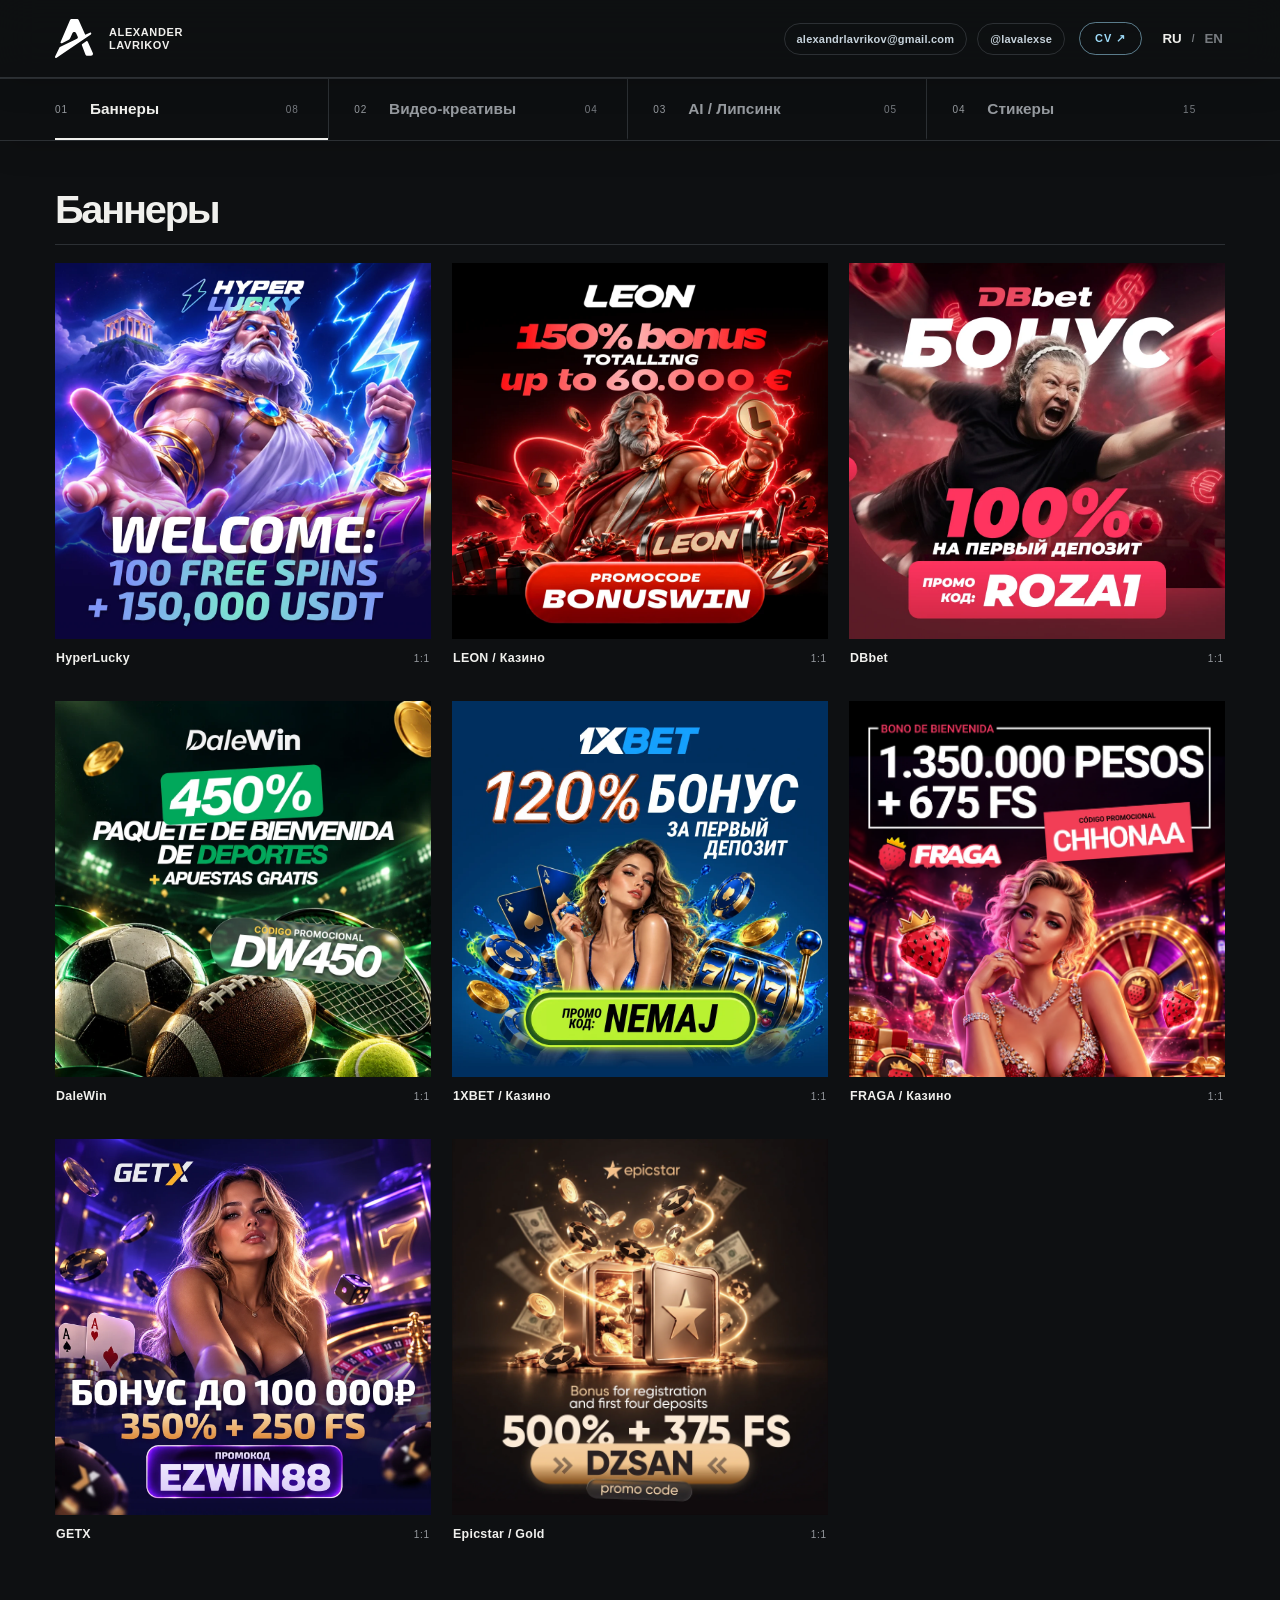
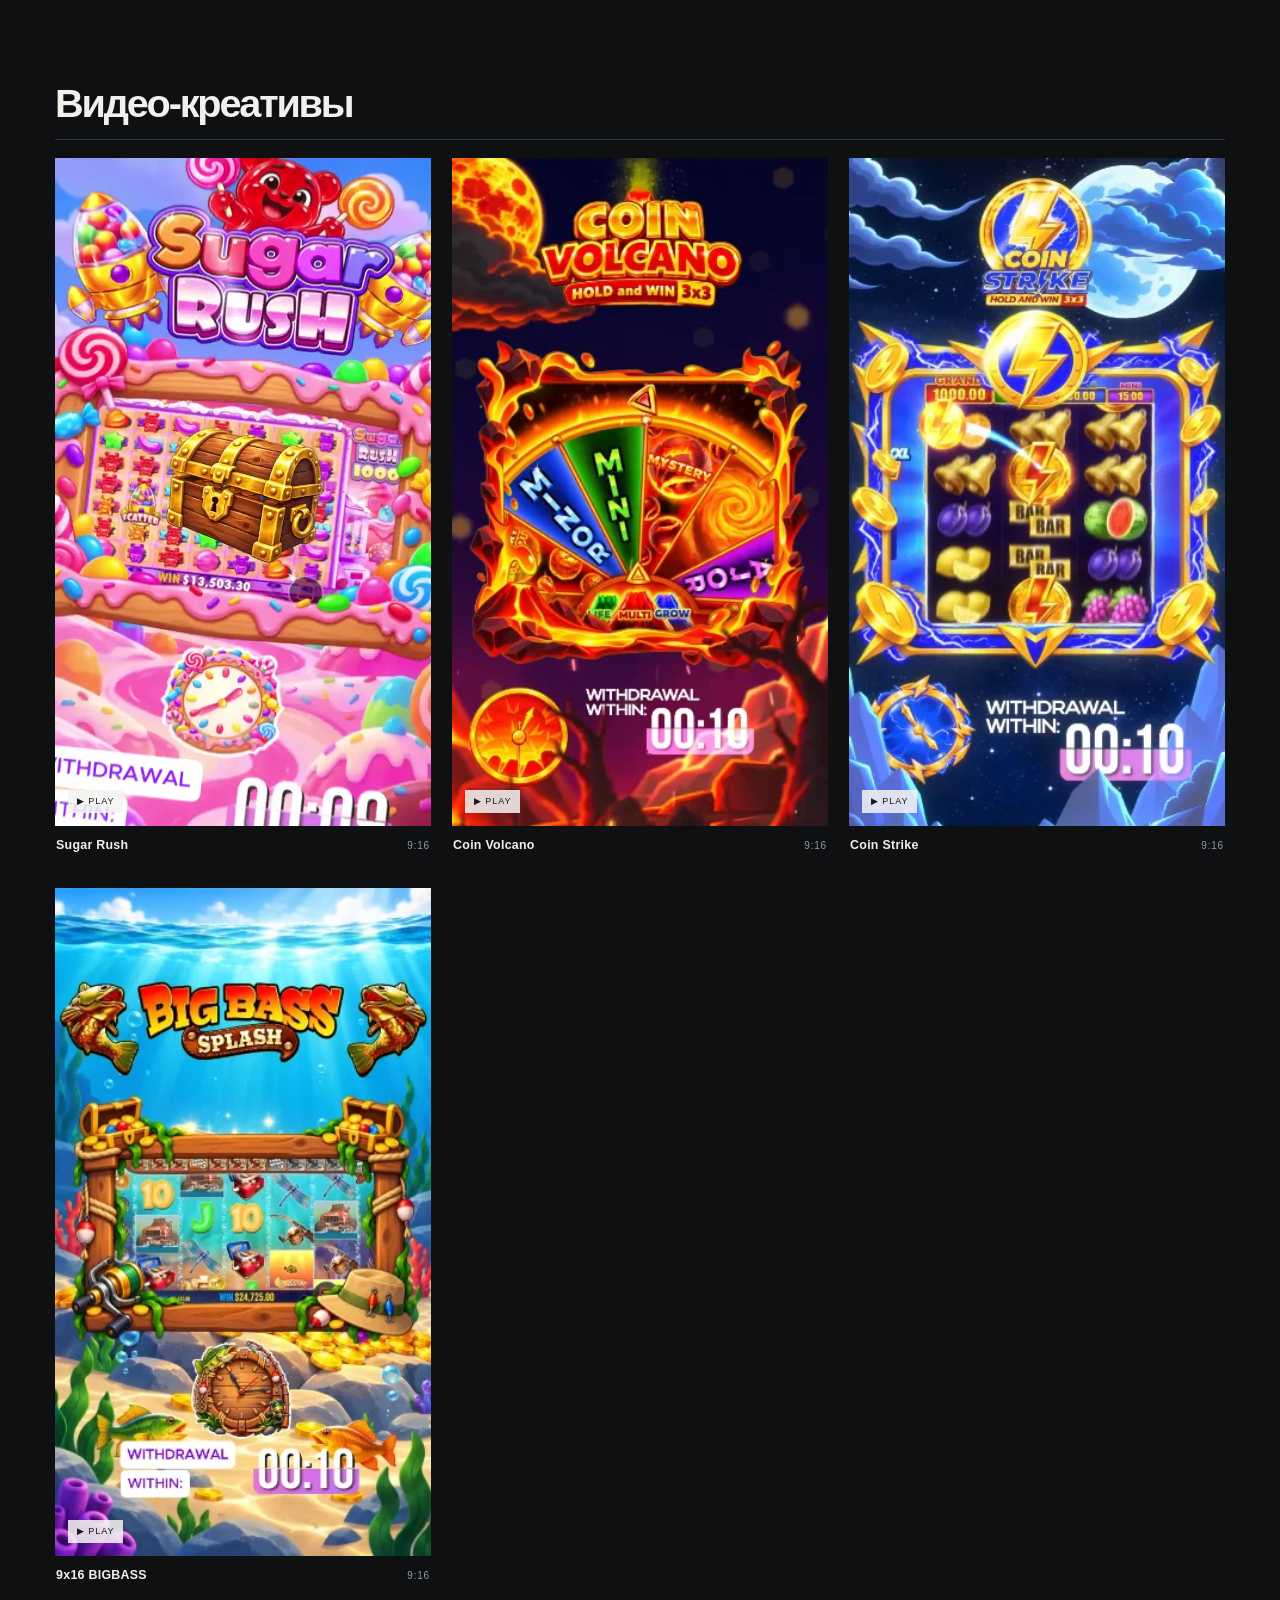
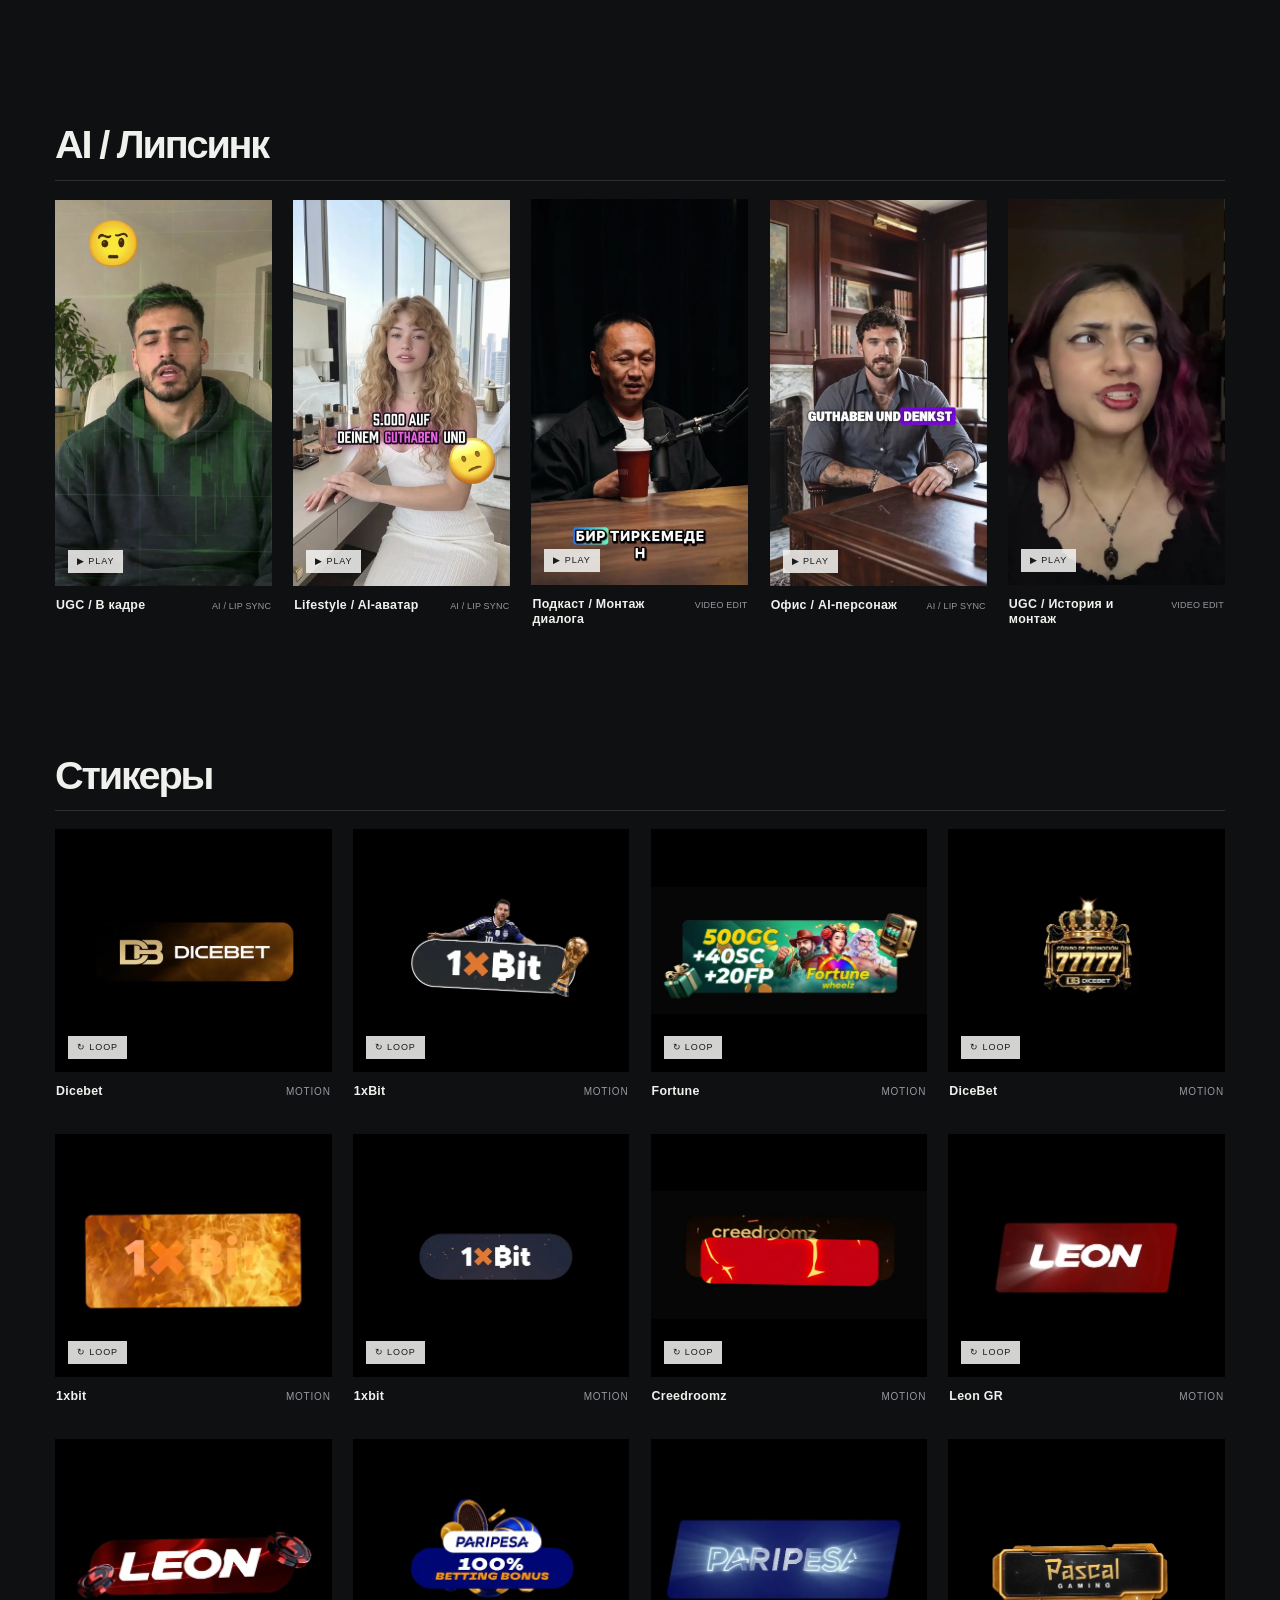
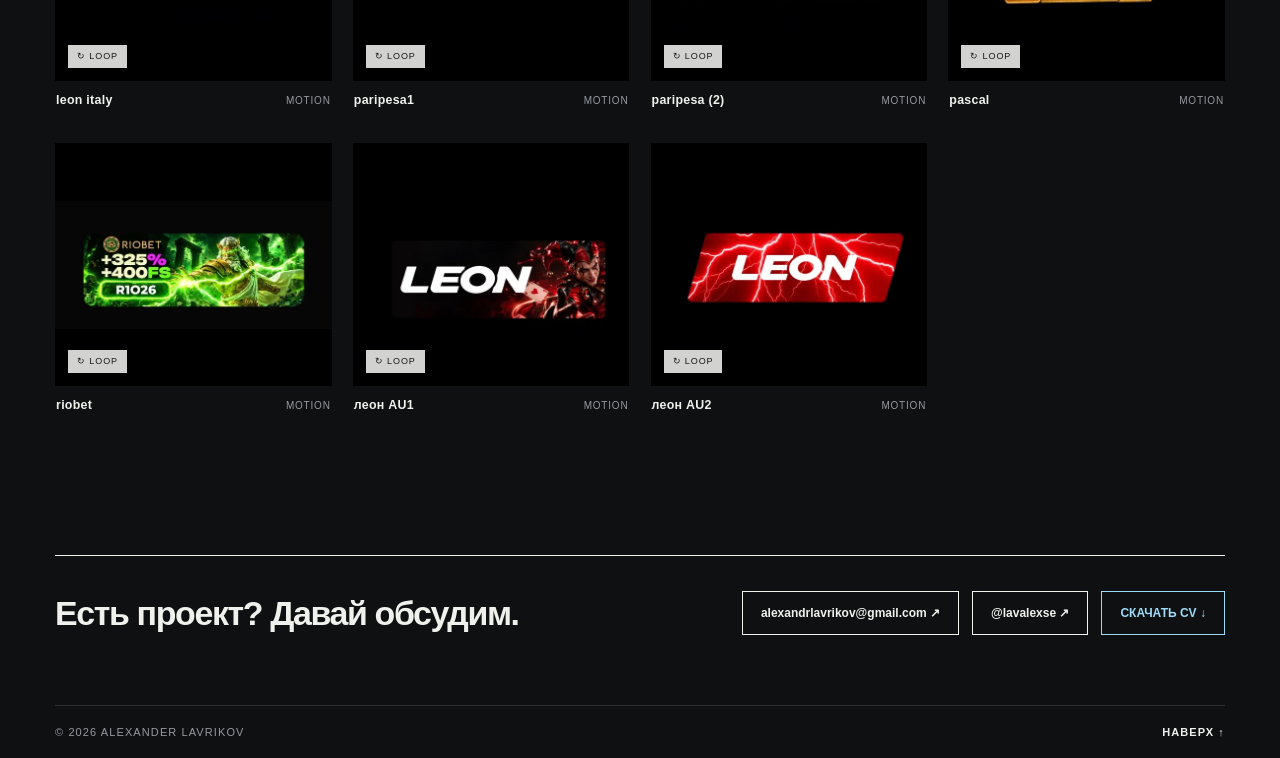
<file: index.html>
<!doctype html>
<html lang="ru">
<head>
  <meta charset="UTF-8" />
  <meta name="viewport" content="width=device-width, initial-scale=1" />
  <meta name="theme-color" content="#0e1012" />
  <meta name="description" content="Alexander Lavrikov — selected banners, motion creatives, AI avatars, lip sync videos and animated stickers. Creative portfolio." />
  <meta property="og:title" content="Alexander Lavrikov — Selected Work" />
  <meta property="og:description" content="Banners. Video creatives. AI avatars and lip sync. Motion stickers." />
  <title>Alexander Lavrikov — Selected Work</title>
  <link rel="icon" type="image/png" href="favicon.png" />
  <link rel="apple-touch-icon" href="favicon.png" />
  <link rel="stylesheet" href="styles.css" />
  <script defer src="projects-data.js"></script>
  <script defer src="script.js"></script>
</head>
<body class="dark-theme">
  <header class="site-header" id="top">
    <a class="identity" href="#top" aria-label="Alexander Lavrikov, Home">
      <img class="identity-logo" src="logo.svg" alt="" width="38" height="40" />
      <span class="identity-name">ALEXANDER<br>LAVRIKOV</span>
    </a>
    <div class="header-right">
      <div class="header-contacts" id="headerContacts" aria-label="Contacts"></div>
      <a class="header-cv" id="headerCv" href="assets/cv/Lavrikov_CV.pdf" target="_blank" rel="noopener" data-i18n="viewCV">CV ↗</a>
      <div class="language-select" role="group" aria-label="Language / Язык">
        <button class="lang-btn" type="button" data-lang="ru" aria-pressed="true">RU</button>
        <span class="lang-divide" aria-hidden="true">/</span>
        <button class="lang-btn" type="button" data-lang="en" aria-pressed="false">EN</button>
      </div>
    </div>
  </header>

  <main>
    <nav class="collection-nav shell" aria-label="Portfolio galleries">
      <a class="collection-link is-active" href="#banners" data-nav="banners"><span class="collection-index">01</span><span data-i18n="tabBanners">Баннеры</span><span class="collection-qty">09</span></a>
      <a class="collection-link" href="#videos" data-nav="videos"><span class="collection-index">02</span><span data-i18n="tabVideos">Видео-креативы</span><span class="collection-qty">03</span></a>
      <a class="collection-link" href="#avatars" data-nav="avatars"><span class="collection-index">03</span><span data-i18n="tabAvatars">AI / Липсинк</span><span class="collection-qty">05</span></a>
      <a class="collection-link" href="#stickers" data-nav="stickers"><span class="collection-index">04</span><span data-i18n="tabStickers">Стикеры</span><span class="collection-qty">08</span></a>
    </nav>

    <section class="gallery-section shell" id="banners" aria-labelledby="bannersHeading">
      <div class="section-head"><div><span class="section-index">01 / 04</span><h2 id="bannersHeading" data-i18n="tabBanners">Баннеры</h2></div><span class="section-type" data-i18n="bannersSub">ГРАФИЧЕСКИЕ КРЕАТИВЫ · 1:1</span></div>
      <div class="media-grid banner-grid" id="bannerGrid"></div>
    </section>

    <section class="gallery-section shell" id="videos" aria-labelledby="videosHeading">
      <div class="section-head"><div><span class="section-index">02 / 04</span><h2 id="videosHeading" data-i18n="tabVideos">Видео-креативы</h2></div><span class="section-type" data-i18n="videosSub">ВЕРТИКАЛЬНАЯ ВИДЕОРЕКЛАМА · 9:16</span></div>
      <div class="media-grid video-grid" id="videoGrid"></div>
    </section>

    <section class="gallery-section shell" id="avatars" aria-labelledby="avatarsHeading">
      <div class="section-head"><div><span class="section-index">03 / 04</span><h2 id="avatarsHeading" data-i18n="tabAvatars">AI / Липсинк</h2></div><span class="section-type" data-i18n="avatarsSub">AI-АВАТАРЫ · ЛИПСИНК · ВИДЕОМОНТАЖ</span></div>
      <div class="media-grid avatar-grid" id="avatarGrid"></div>
    </section>

    <section class="gallery-section shell" id="stickers" aria-labelledby="stickersHeading">
      <div class="section-head"><div><span class="section-index">04 / 04</span><h2 id="stickersHeading" data-i18n="tabStickers">Стикеры</h2></div><span class="section-type" data-i18n="stickersSub">АНИМИРОВАННЫЕ БРЕНДОВЫЕ АССЕТЫ</span></div>
      <div class="media-grid sticker-grid" id="stickerGrid"></div>
    </section>

    <footer class="site-footer shell" id="contact">
      <div class="footer-top"><span data-i18n="footerHello">Есть проект? Давай обсудим.</span><div id="contactLinks" class="contact-links"></div></div>
      <div class="footer-bottom"><span>© <span id="year">2026</span> ALEXANDER LAVRIKOV</span><a href="#top" data-i18n="backTop">НАВЕРХ ↑</a></div>
    </footer>
  </main>

  <div class="lightbox" id="lightbox" role="dialog" aria-modal="true" aria-label="Gallery viewer" hidden>
    <div class="lightbox-head"><span class="lightbox-counter" id="lightboxCounter">01 / 09</span><button class="lightbox-close" type="button" id="closeLightbox" aria-label="Close"><span data-i18n="close">Закрыть</span><span class="x-icon" aria-hidden="true">×</span></button></div>
    <button class="lightbox-arrow lightbox-prev" id="prevMedia" type="button" aria-label="Previous">←</button>
    <div class="lightbox-view" id="lightboxView"></div>
    <button class="lightbox-arrow lightbox-next" id="nextMedia" type="button" aria-label="Next">→</button>
    <div class="lightbox-foot"><span id="lightboxTitle"></span><span id="lightboxCategory"></span></div>
  </div>
</body>
</html>
</file>
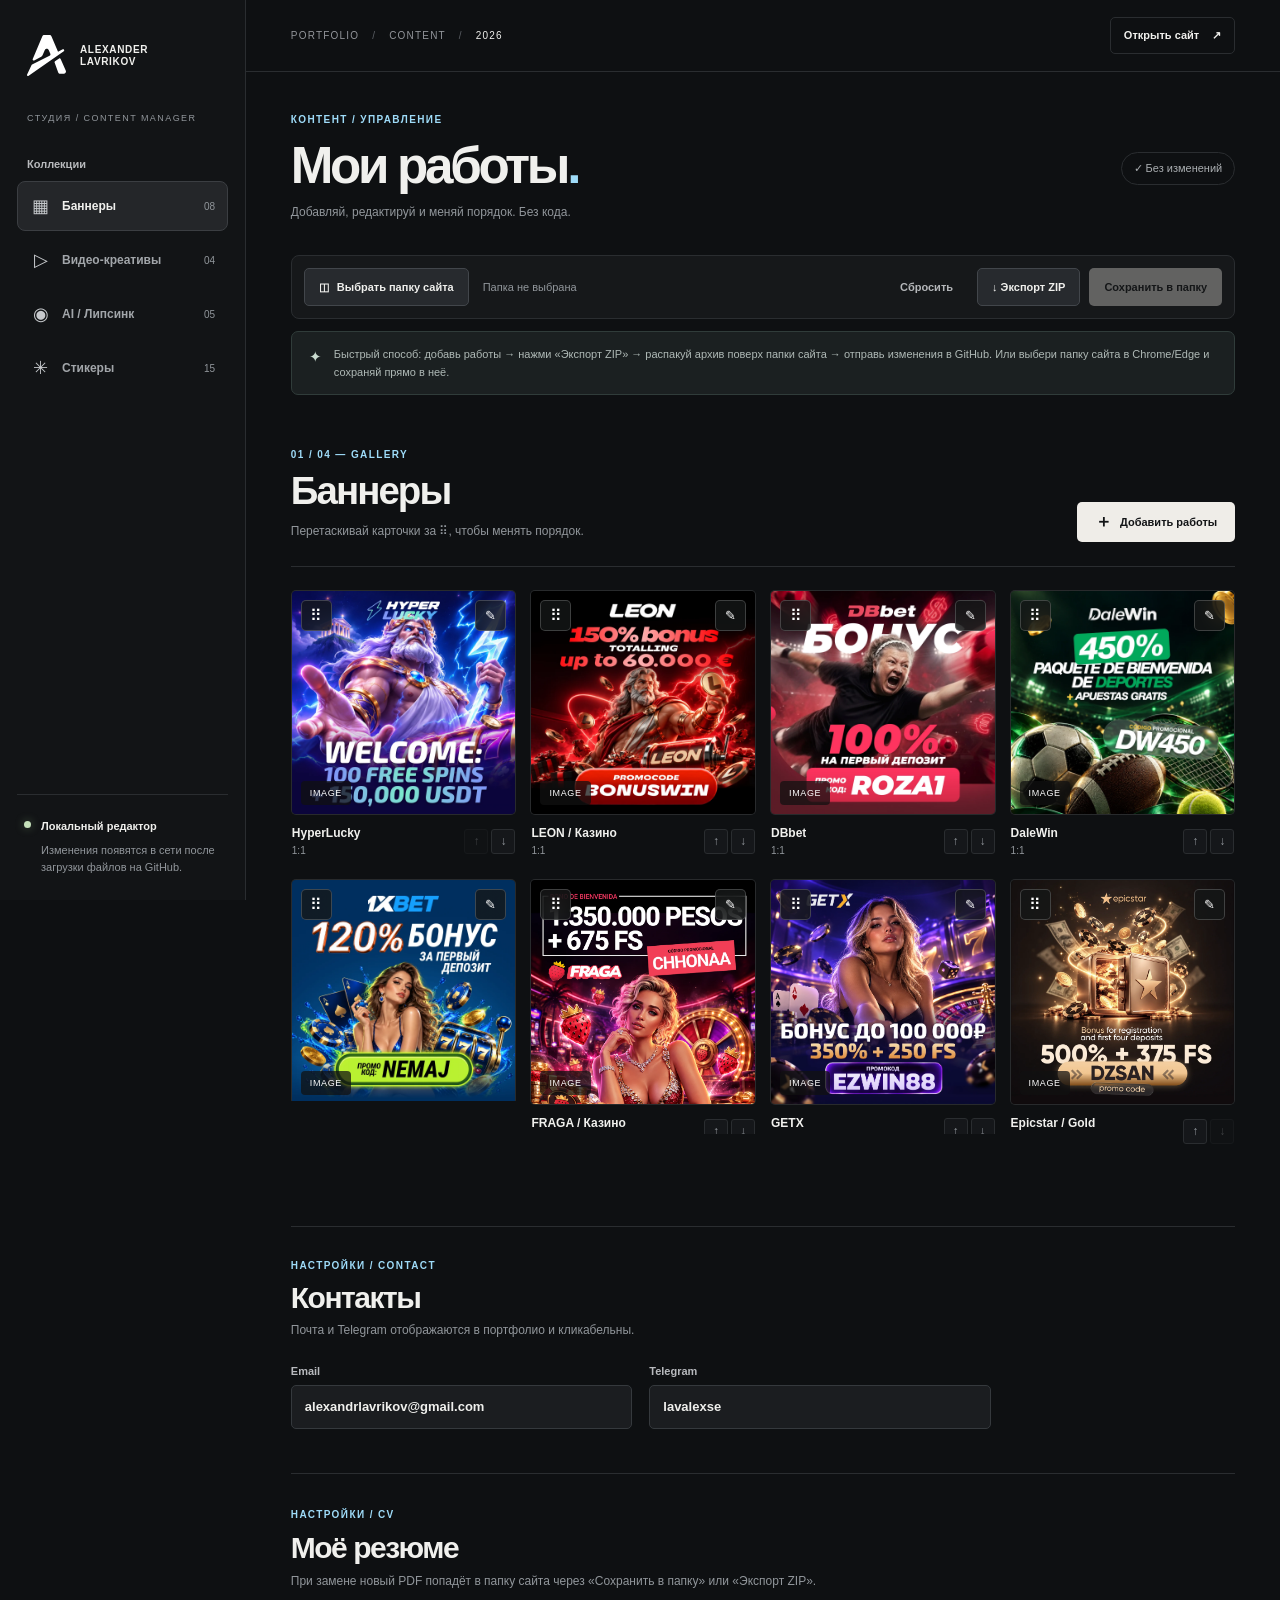
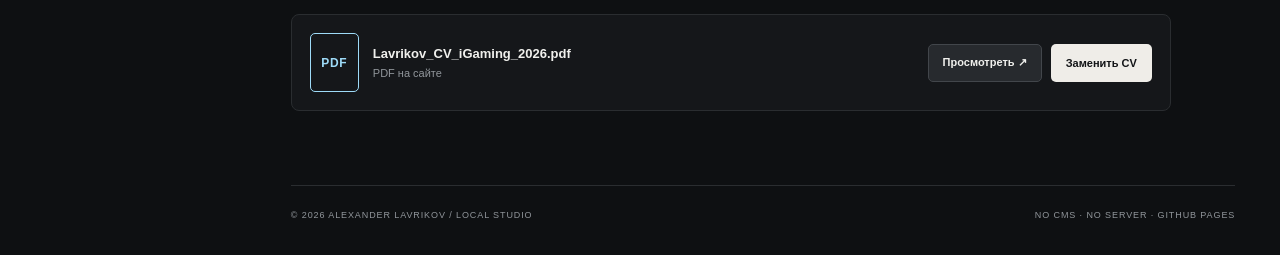
<file: admin.html>
<!doctype html>
<html lang="ru">
<head>
  <meta charset="UTF-8" />
  <meta name="viewport" content="width=device-width, initial-scale=1" />
  <meta name="theme-color" content="#0e1012" />
  <title>Studio / Управление портфолио — Alexander Lavrikov</title>
  <link rel="icon" type="image/png" href="favicon.png" />
  <link rel="stylesheet" href="admin.css" />
  <script defer src="projects-data.js"></script>
  <script defer src="zip-pack.js"></script>
  <script defer src="admin.js"></script>
</head>
<body>
<div class="admin-app">
  <aside class="sidebar">
    <a class="admin-brand" href="index.html" aria-label="Открыть портфолио"><img class="brand-logo" src="logo.svg" alt="" width="39" height="41" /><span class="brand-wordmark">ALEXANDER<br>LAVRIKOV</span></a>
    <div class="sidebar-label">СТУДИЯ / CONTENT MANAGER</div>
    <div class="side-heading">Коллекции</div>
    <nav class="gallery-tabs" id="galleryTabs" aria-label="Галереи">
      <button type="button" class="gallery-tab active" data-tab="banners"><span class="tab-icon">▦</span><span>Баннеры</span><b data-qty="banners">09</b></button>
      <button type="button" class="gallery-tab" data-tab="videos"><span class="tab-icon">▷</span><span>Видео-креативы</span><b data-qty="videos">03</b></button>
      <button type="button" class="gallery-tab" data-tab="avatars"><span class="tab-icon">◉</span><span>AI / Липсинк</span><b data-qty="avatars">05</b></button>
      <button type="button" class="gallery-tab" data-tab="stickers"><span class="tab-icon">✳</span><span>Стикеры</span><b data-qty="stickers">08</b></button>
    </nav>
    <div class="sidebar-bottom"><span class="status-lamp"></span><div><strong>Локальный редактор</strong><p>Изменения появятся в сети после загрузки файлов на GitHub.</p></div></div>
  </aside>
  <main class="workspace">
    <div class="topbar">
      <div class="breadcrumb">PORTFOLIO <span>/</span> CONTENT <span>/</span> <strong>2026</strong></div>
      <a class="site-link" href="index.html" target="_blank" rel="noopener">Открыть сайт <span>↗</span></a>
    </div>
    <section class="main-content">
      <div class="page-title-row">
        <div><div class="overline">КОНТЕНТ / УПРАВЛЕНИЕ</div><h1>Мои работы<span>.</span></h1><p class="subhead">Добавляй, редактируй и меняй порядок. Без кода.</p></div>
        <span id="changesStatus" class="changes-status">Без изменений</span>
      </div>
      <div class="actionbar">
        <div class="actionbar-left"><button id="openFolder" class="button button-secondary" type="button">◫ <span>Выбрать папку сайта</span></button><span id="folderState" class="folder-state">Папка не выбрана</span></div>
        <div class="actionbar-right"><button id="resetChanges" class="button button-quiet" type="button">Сбросить</button><button id="exportZip" class="button button-secondary" type="button">↓ Экспорт ZIP</button><button id="saveFolder" class="button button-primary" type="button" disabled>Сохранить в папку</button></div>
      </div>
      <div class="helper-strip"><span class="helper-spark">✦</span><span>Быстрый способ: добавь работы → нажми «Экспорт ZIP» → распакуй архив поверх папки сайта → отправь изменения в GitHub. Или выбери папку сайта в Chrome/Edge и сохраняй прямо в неё.</span></div>
      <section class="collection-editor" aria-labelledby="collectionHeading">
        <div class="collection-heading"><div><div class="section-overline" id="sectionOverline">01 / 04 — GALLERY</div><h2 id="collectionHeading">Баннеры</h2><p id="collectionHelp">Перетаскивай карточки за ⠿, чтобы менять порядок.</p></div><div><button class="button button-primary add-button" id="addMedia" type="button"><span>＋</span> Добавить работы</button><input id="filePicker" type="file" accept="image/jpeg,image/png,image/webp,image/avif,video/mp4,video/webm,.mp4,.webm" multiple hidden /></div></div>
        <div id="editorGrid" class="editor-grid" aria-live="polite"></div>
      </section>
      <section class="contact-editor" aria-labelledby="contactHeading">
        <div class="section-overline">НАСТРОЙКИ / CONTACT</div>
        <h2 id="contactHeading">Контакты</h2>
        <p>Почта и Telegram отображаются в портфолио и кликабельны.</p>
        <div class="contact-fields">
          <label>Email<input id="contactEmail" type="email" placeholder="you@example.com" autocomplete="off" /></label>
          <label>Telegram<input id="contactTelegram" type="text" placeholder="username (без @)" autocomplete="off" /></label>
        </div>
      </section>
      <section class="cv-editor" aria-labelledby="cvHeading">
        <div class="section-overline">НАСТРОЙКИ / CV</div>
        <h2 id="cvHeading">Моё резюме</h2>
        <p>При замене новый PDF попадёт в папку сайта через «Сохранить в папку» или «Экспорт ZIP».</p>
        <div class="cv-editor-row">
          <div class="cv-file-info"><span class="cv-file-icon">PDF</span><div><strong id="cvFileName">Lavrikov_CV.pdf</strong><small id="cvFileStatus">Текущее резюме на сайте</small></div></div>
          <div class="cv-editor-actions">
            <a id="cvView" class="button button-secondary" target="_blank" rel="noopener" href="assets/cv/Lavrikov_CV.pdf">Просмотреть ↗</a>
            <button id="cvReplaceButton" class="button button-primary" type="button">Заменить CV</button>
          </div>
        </div>
        <input id="cvFileInput" type="file" accept=".pdf,application/pdf" hidden />
      </section>
      <footer class="admin-footer"><span>© 2026 ALEXANDER LAVRIKOV / LOCAL STUDIO</span><span>NO CMS · NO SERVER · GITHUB PAGES</span></footer>
    </section>
  </main>
</div>
<dialog id="editDialog" class="edit-dialog" aria-labelledby="editTitle">
  <div class="dialog-head"><div><span class="section-overline">WORK / EDITOR</span><h2 id="editTitle">Редактировать работу</h2></div><button type="button" id="closeEdit" class="close-edit" aria-label="Закрыть">×</button></div>
  <form id="editForm">
    <div class="edit-preview" id="editPreview"></div>
    <div class="form-fields">
      <label>Название (RU)<input id="editRu" name="ru" required maxlength="130" /></label>
      <label>Title (EN)<input id="editEn" name="en" required maxlength="130" /></label>
      <div class="field-pair"><label>Галерея<select id="editGallery" name="gallery"><option value="banners">Баннеры</option><option value="videos">Видео-креативы</option><option value="avatars">AI / Липсинк</option><option value="stickers">Стикеры</option></select></label><label>Тег / формат<input id="editTag" name="tag" placeholder="9:16 / AI VIDEO / MOTION" maxlength="40" /></label></div>
      <label class="file-control">Заменить файл изображения / видео <input id="editReplaceFile" type="file" accept="image/jpeg,image/png,image/webp,image/avif,video/mp4,video/webm,.mp4,.webm" /></label>
      <label class="file-control">Своя обложка видео (необязательно) <input id="editPosterFile" type="file" accept="image/*" /></label>
      <label class="file-control">Короткое видео для hover (необязательно) <input id="editPreviewFile" type="file" accept="video/mp4,video/webm,.mp4,.webm" /></label>
    </div>
    <div class="dialog-actions"><button id="deleteEdit" class="button button-danger" type="button">Удалить работу</button><div class="dialog-right"><button id="cancelEdit" class="button button-secondary" type="button">Отмена</button><button class="button button-primary" type="submit">Сохранить изменения</button></div></div>
  </form>
</dialog>
<div class="toast" id="toast" role="status" aria-live="polite"></div>
</body>
</html>
</file>
<file: styles.css>
:root{
  --paper:#0e1012;--ink:#f0f0ed;--muted:#969a9f;--rule:#2c3034;--accent:#9edbf8;--dark:#08090b;
  --shell:1480px;--side:clamp(20px,4.3vw,72px);--header:78px;
}
*{box-sizing:border-box}
html{scroll-behavior:smooth;scroll-padding-top:140px}
body{margin:0;background:var(--paper);color:var(--ink);font-family:Arial,Helvetica,sans-serif;-webkit-font-smoothing:antialiased}
button,a{-webkit-tap-highlight-color:transparent}
button{font-family:inherit}
a{color:inherit;text-decoration:none}
button:focus-visible,a:focus-visible{outline:2px solid var(--accent);outline-offset:4px}
.shell{max-width:var(--shell);padding-inline:var(--side);margin-inline:auto}
.site-header{height:var(--header);padding:0 var(--side);display:flex;justify-content:space-between;align-items:center;border-bottom:1px solid var(--rule);background:rgba(14,16,18,.94);position:sticky;top:0;z-index:40;backdrop-filter:blur(18px)}
.identity{display:flex;align-items:center;gap:16px;min-width:0}
.identity-mark{font-size:38px;font-weight:800;letter-spacing:-.105em;line-height:.8;display:inline-block;padding-right:5px}
.identity-logo{width:38px;height:40px;display:block;flex:0 0 auto;object-fit:contain}
.identity-slash{color:var(--accent);padding-inline:1px}
.identity-period{color:var(--accent)}
.identity-name{font-weight:800;font-size:11px;letter-spacing:.055em;line-height:1.13}
.header-right{display:flex;align-items:center;gap:clamp(22px,3.2vw,58px)}
.header-subline{font-size:10px;color:var(--muted);letter-spacing:.13em;white-space:nowrap}
.language-select{display:flex;align-items:center;gap:8px;font-size:12px;font-weight:700}
.lang-btn{border:0;background:transparent;cursor:pointer;font-weight:700;color:#777b80;padding:8px 2px;transition:color .2s ease}
.lang-btn[aria-pressed="true"],.lang-btn:hover{color:var(--ink)}
.lang-divide{color:#777b80;font-size:10px}
.intro{padding-top:clamp(27px,3vw,46px);padding-bottom:clamp(25px,3vw,42px);display:flex;align-items:flex-end;justify-content:space-between;gap:32px}
.intro-left{max-width:920px}
.eyebrow,.section-index,.intro-right,.section-type,.collection-index,.collection-qty,.card-meta,.footer-bottom,.lightbox-counter,.lightbox-foot{font-size:11px;letter-spacing:.1em}
.eyebrow{display:flex;align-items:center;gap:9px;color:var(--muted);font-weight:700;margin-bottom:12px}
.tiny-dot{width:6px;height:6px;background:var(--accent);border-radius:100%}
.intro h1{font-size:clamp(35px,4.35vw,62px);line-height:1.035;font-weight:600;max-width:950px;letter-spacing:-.065em;margin:0}
.title-dot{color:var(--accent)}
.intro-right{color:var(--muted);display:flex;flex-direction:column;align-items:flex-end;gap:7px;text-align:right;white-space:nowrap;line-height:1.45}
.intro-right-line{font-weight:700;color:var(--ink)}
.collection-nav{display:flex;gap:0;border-top:1px solid var(--rule);border-bottom:1px solid var(--rule);margin-bottom:clamp(27px,3.8vw,55px);position:sticky;top:var(--header);z-index:30;background:rgba(14,16,18,.95);backdrop-filter:blur(14px)}
.collection-link{flex:1;min-width:0;display:flex;gap:clamp(10px,1.7vw,26px);align-items:center;justify-content:flex-start;padding:21px clamp(7px,2.25vw,30px) 20px 0;border-bottom:2px solid transparent;font-size:clamp(12px,1.2vw,17px);font-weight:650;white-space:nowrap;transition:color .2s,border-color .2s;color:#969a9f}
.collection-link + .collection-link{padding-left:clamp(14px,2vw,28px);border-left:1px solid var(--rule)}
.collection-link:hover,.collection-link.is-active{color:var(--ink);border-bottom-color:var(--ink)}
.collection-index{font-size:10px;color:var(--muted);font-weight:400}
.collection-qty{margin-left:auto;color:#777b80;font-weight:400;font-size:10px}
.gallery-section{scroll-margin-top:165px;margin-bottom:clamp(82px,10vw,160px)}
.section-head{display:flex;align-items:flex-end;justify-content:space-between;border-bottom:1px solid var(--rule);margin-bottom:22px;padding-bottom:20px;gap:12px}
.section-head>div{display:flex;align-items:baseline;gap:21px}
.section-index{color:var(--accent);font-weight:700;white-space:nowrap}
.section-head h2{font-size:clamp(31px,3.1vw,49px);font-weight:600;letter-spacing:-.055em;line-height:.97;margin:0}
.section-type{color:var(--muted);text-align:right;line-height:1.4}
.media-grid{display:grid;gap:clamp(13px,1.65vw,25px)}
.banner-grid,.video-grid{grid-template-columns:repeat(3,minmax(0,1fr))}
.avatar-grid{grid-template-columns:repeat(5,minmax(0,1fr))}
.sticker-grid{grid-template-columns:repeat(4,minmax(0,1fr))}
.media-card{padding:0;border:0;text-align:left;display:block;width:100%;min-width:0;background:transparent;color:var(--ink);cursor:pointer}
.media-card .visual{width:100%;position:relative;overflow:hidden;background:#1d2023;isolation:isolate;display:block}
.banner-card .visual{aspect-ratio:1}
.video-card .visual,.avatar-card .visual{aspect-ratio:9/16;background:#101010}
.sticker-card .visual{aspect-ratio:1.14;background:#101010}
.visual>img,.visual>video{width:100%;height:100%;display:block;object-fit:cover;transition:transform .6s cubic-bezier(.2,.75,.2,1),filter .3s ease}
.sticker-card .visual>video{object-fit:contain}
.sticker-card .visual>img{object-fit:contain}
.visual::after{content:"";position:absolute;inset:0;background:rgba(0,0,0,0);transition:background .3s;pointer-events:none}
.media-card:hover .visual::after{background:rgba(0,0,0,.07)}
.media-card:hover .visual>img,.media-card:hover .visual>video{transform:scale(1.027)}
.card-action{position:absolute;z-index:1;right:14px;top:14px;display:grid;place-items:center;width:34px;height:34px;background:#e8e8e3;color:#111;border-radius:50%;font-size:18px;line-height:1;opacity:0;transform:translateY(7px);transition:opacity .25s,transform .25s}
.media-card:hover .card-action,.media-card:focus-visible .card-action{opacity:1;transform:translateY(0)}
.video-card .card-action,.sticker-card .card-action{background:rgba(255,255,255,.94)}
.card-meta{display:flex;align-items:baseline;justify-content:space-between;gap:8px;padding:12px 1px 0;min-height:41px;letter-spacing:.025em}
.card-name{font-size:clamp(11px,.97vw,14px);font-weight:650;text-transform:none;line-height:1.25}
.card-format{font-size:10px;letter-spacing:.08em;color:var(--muted);white-space:nowrap}
.visual-badge{position:absolute;left:13px;bottom:13px;font-size:9px;letter-spacing:.1em;color:#fff;background:#000b;padding:7px 9px;pointer-events:none;line-height:1}
.video-card .visual-badge,.avatar-card .visual-badge{background:#f4f4f2dc;color:#18191a}
.sticker-card .visual-badge{background:#f4f4f2dc;color:#18191a}
.site-footer{margin-top:16px;margin-bottom:0}
.footer-top{padding:35px 0 70px;border-top:1px solid var(--ink);display:flex;align-items:center;justify-content:space-between;gap:25px;font-size:clamp(21px,2.65vw,39px);font-weight:600;letter-spacing:-.04em}
.contact-links{display:flex;gap:13px;align-items:center;flex-wrap:wrap;justify-content:flex-end}
.contact-links a{font-size:12px;letter-spacing:0;border:1px solid var(--ink);padding:14px 18px;font-weight:700;white-space:nowrap;transition:background .2s,color .2s}
.contact-links a:hover{background:var(--ink);color:var(--paper)}
.contact-placeholder{font-size:11px;letter-spacing:0;font-weight:400;color:var(--muted)}
.footer-bottom{padding:20px 0;border-top:1px solid var(--rule);display:flex;align-items:center;justify-content:space-between;color:var(--muted)}
.footer-bottom a{font-weight:700;color:var(--ink)}
.lightbox[hidden]{display:none}
.lightbox{position:fixed;z-index:200;inset:0;background:rgba(9,10,12,.985);display:grid;grid-template-columns:70px minmax(0,1fr) 70px;grid-template-rows:75px minmax(0,1fr) 65px;padding:0 clamp(15px,3vw,60px);animation:lightbox-in .16s ease-out}
@keyframes lightbox-in{from{opacity:0}to{opacity:1}}
.lightbox-head{grid-column:1 / 4;grid-row:1;display:flex;justify-content:space-between;align-items:center;border-bottom:1px solid var(--rule)}
.lightbox-counter{font-weight:700;color:var(--muted)}
.lightbox-close{background:transparent;border:0;cursor:pointer;display:flex;align-items:center;gap:15px;font-size:12px;font-weight:700;text-transform:uppercase;letter-spacing:.06em}
.x-icon{font-size:34px;font-weight:300;line-height:1}
.lightbox-view{grid-column:2;grid-row:2;min-width:0;min-height:0;display:flex;align-items:center;justify-content:center;padding:16px}
.lightbox-view img,.lightbox-view video{display:block;max-width:100%;max-height:100%;width:auto;height:auto;object-fit:contain;box-shadow:0 18px 58px #0008;background:#0c0c0c}
.lightbox-view img{max-height:calc(100dvh - 190px)}
.lightbox-view video{max-height:calc(100dvh - 190px);max-width:100%}
.lightbox-arrow{grid-row:2;background:transparent;border:0;cursor:pointer;font-size:29px;color:var(--ink);transition:transform .2s ease}
.lightbox-arrow:hover{transform:scale(1.15)}
.lightbox-prev{grid-column:1}.lightbox-next{grid-column:3}
.lightbox-foot{grid-column:1/4;grid-row:3;border-top:1px solid var(--rule);display:flex;justify-content:space-between;align-items:center;gap:12px;font-weight:600}
.lightbox-foot span:last-child{color:var(--muted);font-weight:400}
body.overlay-open{overflow:hidden}
@media(prefers-reduced-motion:reduce){html{scroll-behavior:auto}*{animation:none!important;transition:none!important}}
@media(max-width:950px){.intro-right{display:none}.sticker-grid,.avatar-grid{grid-template-columns:repeat(3,minmax(0,1fr))}.section-type{font-size:10px}.collection-qty{display:none}.gallery-section{margin-bottom:90px}}
@media(max-width:640px){
 :root{--header:65px;--side:18px}
 .site-header{padding-inline:var(--side)}.identity{gap:11px}.identity-mark{font-size:32px}.identity-name{font-size:9px}.header-subline{display:none}
 .intro{padding-top:26px;padding-bottom:28px}.intro h1{font-size:clamp(32px,8vw,45px);letter-spacing:-.057em;line-height:1.06}.eyebrow{font-size:10px;margin-bottom:12px}
 .collection-nav{top:var(--header);margin-bottom:33px;overflow-x:auto;overscroll-behavior-x:contain;scrollbar-width:none;scroll-snap-type:x proximity}
 .collection-nav::-webkit-scrollbar{display:none}
 .collection-link{flex:0 0 auto;scroll-snap-align:start;gap:3px;font-size:11px;padding:15px 18px 14px 0}.collection-link + .collection-link{padding-left:15px}.collection-index{display:none}
 .gallery-section{scroll-margin-top:130px;margin-bottom:76px}.section-head{padding-bottom:15px;margin-bottom:14px;align-items:flex-end}.section-head>div{gap:10px;align-items:baseline}.section-head h2{font-size:29px}.section-index{font-size:9px}.section-type{font-size:8px;max-width:120px}
 .media-grid{gap:13px 10px}.banner-grid,.video-grid,.sticker-grid,.avatar-grid{grid-template-columns:repeat(2,minmax(0,1fr))}
 .card-meta{padding-top:9px;min-height:39px;display:block}.card-name{font-size:11px;display:block;white-space:nowrap;overflow:hidden;text-overflow:ellipsis}.card-format{display:block;margin-top:3px;font-size:9px}
 .card-action{width:28px;height:28px;right:8px;top:8px;opacity:1;transform:none;font-size:14px}
 .visual-badge{left:7px;bottom:7px;font-size:8px;padding:5px 6px}
 .footer-top{display:block;padding-bottom:52px}.contact-links{justify-content:flex-start;margin-top:20px}.footer-bottom{font-size:9px}
 .lightbox{grid-template-columns:40px minmax(0,1fr) 40px;grid-template-rows:60px minmax(0,1fr) 65px;padding-inline:8px}.lightbox-view{padding:2px}.lightbox-view img,.lightbox-view video{max-height:calc(100dvh - 155px)}.lightbox-arrow{font-size:21px}.lightbox-foot{font-size:10px}
}

/* Keep AVATAR thumbnails photo-led; teaser videos play muted on desktop hover only. */
.avatar-card .visual{background:#111}
.avatar-card .visual>video{object-fit:cover}
.avatar-card .card-format{font-size:9px;letter-spacing:.02em}

/* V4 — gallery-first dark edition */
body{background:var(--paper);color:var(--ink)}
.site-header,.collection-nav{box-shadow:0 9px 30px rgba(0,0,0,.12)}
.banner-card .visual{background:#191b1e}
.video-card .visual,.avatar-card .visual{background:#121416}
/* Sticker preview stage: pure black letterboxing, not dark gray. */
.sticker-card .visual,.sticker-card .visual>video,.sticker-card .visual>img{background:#000}
.gallery-empty{color:var(--muted);font-size:13px;grid-column:1/-1;padding:45px 10px;border:1px dashed var(--rule)}
.site-footer .contact-links a:hover{color:#111}
.lightbox-close,.lightbox-arrow{color:var(--ink)}
.lightbox .lightbox-view{background:transparent}
.intro{padding-top:clamp(23px,2.8vw,39px);padding-bottom:clamp(25px,2.8vw,38px)}
.intro h1{font-size:clamp(33px,4vw,56px)}
@media (hover:hover){.media-card:not(.sticker-card):hover .visual{outline:1px solid #ffffff24;outline-offset:0}}

/* CV and contact details / V4 visual rhythm preserved. */
.header-cv{display:inline-flex;align-items:center;justify-content:center;border:1px solid #9edbf888;color:var(--accent);padding:9px 15px;font-size:11px;font-weight:750;letter-spacing:.09em;white-space:nowrap;transition:background .2s,color .2s,border-color .2s}
.header-cv:hover{background:var(--accent);color:#0e1012;border-color:var(--accent)}
.intro-contact{display:flex;align-items:center;gap:14px 22px;flex-wrap:wrap;margin-top:20px;font-size:12px;letter-spacing:0;font-weight:500}
.intro-contact a{color:#b8bdc3;border-bottom:1px solid #3b4146;padding-bottom:5px;white-space:nowrap;transition:color .2s,border-color .2s}
.intro-contact a:hover{color:var(--ink);border-color:var(--accent)}
.intro-contact .hero-cv{color:var(--accent);font-size:11px;font-weight:750;letter-spacing:.09em;border-color:var(--accent)}
.contact-links{max-width:760px}
.contact-links a{font-size:12px;letter-spacing:0;text-transform:none}
.contact-links .footer-cv{border-color:var(--accent);color:var(--accent)}
.contact-links .footer-cv:hover{background:var(--accent);color:#111}
@media(max-width:640px){.header-right{gap:13px}.header-cv{font-size:10px;padding:8px 10px}.intro-contact{gap:10px 16px;margin-top:17px;font-size:11px}.intro-contact a{white-space:normal;overflow-wrap:anywhere}.contact-links a{padding:11px 13px;font-size:11px}.contact-links{gap:8px}}

/* === Custom V4 hero / header refinement === */
.site-header{height:auto;min-height:78px;padding-block:14px;gap:14px 24px}
.header-right{margin-left:auto;display:flex;align-items:center;justify-content:flex-end;gap:12px 14px;flex-wrap:wrap;max-width:70%}
.header-contacts{display:flex;align-items:center;gap:10px;flex-wrap:wrap;justify-content:flex-end}
.header-chip{display:inline-flex;align-items:center;justify-content:center;padding:9px 12px;border:1px solid var(--rule);border-radius:999px;color:#c7d3dc;font-size:11px;font-weight:650;letter-spacing:.02em;transition:border-color .2s,color .2s,background .2s}
.header-chip:hover{border-color:var(--accent);color:var(--ink);background:rgba(255,255,255,.02)}
.header-cv{border-radius:999px}
.language-select{margin-left:4px}

.section-index,.section-type{display:none!important}
.section-head>div{display:block}
.section-head h2{margin:0}
.section-head{padding-bottom:16px;margin-bottom:18px}

@media(max-width:1100px){
  .header-right{max-width:none;flex:1 1 100%;margin-left:0;justify-content:space-between}
}
@media(max-width:950px){
}
@media(max-width:760px){
  .header-right{gap:10px;align-items:flex-start}
  .header-contacts{width:100%;justify-content:flex-start}
}
@media(max-width:640px){
  .site-header{padding-block:10px}
  .header-right{width:100%}
  .header-contacts{gap:8px}
  .header-chip,.header-cv{font-size:10px;padding:8px 10px}
  .language-select{margin-left:0}
}
</file>
<file: admin.css>
:root{--bg:#0e1012;--panel:#15171a;--panel2:#1b1d20;--line:#2a2d30;--text:#f0f0ed;--muted:#91969b;--accent:#9edbf8;--sidebar:246px;--shadow:0 20px 80px #000a}
*{box-sizing:border-box}body{margin:0;background:var(--bg);color:var(--text);font-family:Inter,Arial,Helvetica,sans-serif;-webkit-font-smoothing:antialiased;font-size:14px}button,input,select{font:inherit}button{cursor:pointer}button:disabled{cursor:not-allowed;opacity:.35}a{text-decoration:none;color:inherit}button:focus-visible,a:focus-visible,input:focus-visible,select:focus-visible{outline:2px solid var(--accent);outline-offset:3px}.admin-app{display:flex;min-height:100vh}.sidebar{width:var(--sidebar);flex:0 0 var(--sidebar);background:#121416;border-right:1px solid var(--line);display:flex;flex-direction:column;padding:34px 17px 23px;position:sticky;top:0;align-self:flex-start;height:100dvh}.admin-brand{display:flex;align-items:center;gap:14px;margin:1px 10px 37px}.brand-monogram{font-weight:850;font-size:39px;letter-spacing:-.12em;line-height:1}.brand-logo{width:39px;height:41px;display:block;flex:0 0 auto;object-fit:contain}.brand-monogram span{color:var(--accent)}.brand-wordmark{font-size:10px;font-weight:800;line-height:1.16;letter-spacing:.065em}.sidebar-label{font-size:9px;letter-spacing:.16em;color:var(--muted);padding:0 10px;margin-bottom:35px}.side-heading{font-size:11px;color:#b8babd;padding:0 10px;margin-bottom:11px;font-weight:600}.gallery-tabs{display:grid;gap:4px}.gallery-tab{width:100%;display:flex;align-items:center;text-align:left;gap:11px;background:transparent;color:#a2a6aa;border:1px solid transparent;border-radius:8px;padding:13px 12px;font-size:12px;font-weight:600}.gallery-tab:hover{background:#202226;color:var(--text)}.gallery-tab.active{background:#242629;color:var(--text);border-color:#3b3e42}.gallery-tab b{margin-left:auto;font-size:10px;color:var(--muted);font-weight:500}.tab-icon{font-size:18px;color:#c6c9cc;width:21px;text-align:center;font-weight:400}.sidebar-bottom{margin-top:auto;border-top:1px solid var(--line);padding:22px 7px 0;display:flex;gap:10px}.status-lamp{width:7px;height:7px;border-radius:50%;background:#c5e0ba;box-shadow:0 0 10px #b0e29a60;flex:none;margin-top:4px}.sidebar-bottom strong{font-size:11px;font-weight:650}.sidebar-bottom p{font-size:11px;color:var(--muted);line-height:1.6;margin:9px 0 0}.workspace{min-width:0;flex:1}.topbar{height:72px;border-bottom:1px solid var(--line);display:flex;align-items:center;justify-content:space-between;padding-inline:clamp(22px,3.5vw,57px)}.breadcrumb{font-size:10px;letter-spacing:.12em;color:#92959a}.breadcrumb span{padding:0 9px;color:#5b5f65}.breadcrumb strong{color:var(--text);font-weight:500}.site-link{border:1px solid var(--line);font-size:11px;font-weight:600;padding:11px 13px;border-radius:5px;transition:background .2s}.site-link:hover{background:var(--panel2)}.site-link span{margin-left:10px}.main-content{padding:42px clamp(22px,3.5vw,57px) 35px;max-width:1600px}.page-title-row{display:flex;align-items:center;justify-content:space-between;gap:20px;margin-bottom:32px}.overline,.section-overline{font-size:10px;color:var(--accent);font-weight:700;letter-spacing:.14em}.page-title-row h1{font-size:clamp(38px,4vw,60px);font-weight:580;letter-spacing:-.065em;line-height:1;margin:15px 0 12px}.page-title-row h1 span{color:var(--accent)}.subhead,.collection-heading p,.contact-editor p{font-size:12px;color:var(--muted);margin:0;line-height:1.65}.changes-status{font-size:11px;color:#aaaeb1;border:1px solid var(--line);padding:9px 12px;border-radius:22px;white-space:nowrap}.changes-status.dirty{color:var(--accent);border-color:#9edbf880}.actionbar{display:flex;align-items:center;justify-content:space-between;gap:12px;flex-wrap:wrap;border:1px solid var(--line);background:#16181a;border-radius:8px;padding:12px;margin-bottom:12px}.actionbar-left,.actionbar-right{display:flex;align-items:center;gap:9px;flex-wrap:wrap}.folder-state{font-size:11px;color:var(--muted);padding-left:5px;max-width:200px;overflow:hidden;text-overflow:ellipsis;white-space:nowrap}.button{min-height:38px;display:inline-flex;align-items:center;justify-content:center;gap:8px;border:1px solid transparent;padding:10px 14px;border-radius:5px;font-size:11px;font-weight:700;white-space:nowrap;transition:background .18s,border-color .18s,transform .18s}.button:active{transform:translateY(1px)}.button-primary{color:#121416;background:#efede8}.button-primary:hover:not(:disabled){background:#fff}.button-secondary{color:var(--text);border-color:#42464b;background:#272a2e}.button-secondary:hover{background:#34383b}.button-quiet{color:#b5b7ba;border-color:transparent;background:transparent}.button-quiet:hover{color:#fff;background:#282a2d}.button-danger{color:#ffaba3;background:transparent;border-color:#a547434f}.button-danger:hover{background:#512a2b}.helper-strip{display:flex;align-items:flex-start;gap:12px;background:#1b2021;border:1px solid #303c3a;border-radius:7px;color:#afb9b6;font-size:11px;line-height:1.65;padding:13px 17px;margin-bottom:54px}.helper-spark{color:#c9dacf;font-size:15px}.collection-editor{min-height:270px}.collection-heading{display:flex;align-items:end;justify-content:space-between;gap:20px;border-bottom:1px solid var(--line);padding-bottom:24px;margin-bottom:23px}.collection-heading h2,.contact-editor h2{font-size:clamp(28px,3vw,43px);letter-spacing:-.05em;line-height:1.06;font-weight:550;margin:11px 0 10px}.add-button{padding:13px 17px}.add-button span{font-size:17px;line-height:.6}.editor-grid{display:grid;grid-template-columns:repeat(4,minmax(0,1fr));gap:23px 14px}.editor-card{min-width:0;position:relative;transition:opacity .16s}.editor-card.is-dragging{opacity:.35}.editor-card.is-drag-target .editor-visual{outline:2px solid var(--accent)}.editor-visual{position:relative;aspect-ratio:1;border-radius:5px;background:#1a1c1e;overflow:hidden;border:1px solid #ffffff10}.editor-card.is-video .editor-visual{aspect-ratio:4/5}.editor-card.is-avatar .editor-visual{aspect-ratio:3/4}.editor-card.is-sticker .editor-visual{aspect-ratio:1.1}.editor-visual img,.editor-visual video{height:100%;width:100%;object-fit:cover;display:block}.editor-card.is-sticker .editor-visual img{object-fit:contain}.editor-toolbar{position:absolute;top:9px;right:9px;left:9px;display:flex;justify-content:space-between;align-items:center;pointer-events:none}.editor-toolbar button{pointer-events:auto;border:1px solid #ffffff30;background:#151718c9;color:#fff;width:31px;height:31px;display:grid;place-items:center;border-radius:5px;font-size:16px;backdrop-filter:blur(9px)}.editor-toolbar .drag-handle{cursor:grab}.editor-toolbar .drag-handle:active{cursor:grabbing}.editor-toolbar .edit-card-btn{font-size:13px}.media-type-badge{position:absolute;bottom:9px;left:9px;background:#111b;color:#fff;font-size:9px;letter-spacing:.07em;padding:7px 9px;border-radius:4px}.editor-meta{padding:11px 1px 0;display:flex;gap:6px;align-items:center;justify-content:space-between}.editor-meta-text{min-width:0;overflow:hidden}.editor-meta strong{display:block;font-size:12px;white-space:nowrap;text-overflow:ellipsis;overflow:hidden;font-weight:650}.editor-meta small{display:block;font-size:10px;color:var(--muted);padding-top:5px;overflow:hidden;text-overflow:ellipsis;white-space:nowrap}.move-buttons{display:flex;gap:3px;flex:none}.move-buttons button{width:24px;height:25px;border:1px solid var(--line);border-radius:3px;background:var(--panel);color:var(--muted);font-size:12px}.move-buttons button:hover{color:white;border-color:#666}.empty-gallery{grid-column:1/-1;display:grid;place-items:center;text-align:center;border:1px dashed var(--line);border-radius:7px;min-height:200px;color:var(--muted);font-size:13px}.empty-gallery strong{display:block;font-size:24px;color:var(--text);margin-bottom:10px}.contact-editor{margin-top:80px;border-top:1px solid var(--line);padding-top:33px}.contact-editor h2{font-size:30px;margin-bottom:7px}.contact-fields{display:grid;grid-template-columns:1fr 1fr;gap:17px;max-width:700px;margin-top:24px}.contact-fields label,.form-fields label{display:grid;gap:8px;color:#b8babe;font-size:11px;font-weight:600}.contact-fields input,.form-fields input,.form-fields select{width:100%;color:var(--text);background:#1b1d20;border:1px solid #35393d;outline:0;padding:13px;border-radius:5px;font-size:13px;min-height:44px}.contact-fields input:focus,.form-fields input:focus,.form-fields select:focus{border-color:var(--accent)}.admin-footer{display:flex;justify-content:space-between;gap:15px;border-top:1px solid var(--line);margin-top:74px;padding-top:24px;font-size:9px;letter-spacing:.1em;color:var(--muted)}.edit-dialog{border:1px solid #363a3e;border-radius:12px;background:#17191c;color:var(--text);width:min(560px,calc(100vw - 28px));max-height:min(90dvh,900px);padding:0;box-shadow:var(--shadow)}.edit-dialog::backdrop{background:#050607d9;backdrop-filter:blur(7px)}.dialog-head{display:flex;justify-content:space-between;align-items:start;padding:26px 28px 17px;border-bottom:1px solid var(--line)}.dialog-head h2{font-size:28px;letter-spacing:-.045em;margin:10px 0 0}.close-edit{color:#b6b8ba;background:transparent;border:0;font-size:30px}.edit-dialog form{padding:23px 28px 27px}.edit-preview{height:174px;background:#0b0d0e;border-radius:7px;overflow:hidden;display:flex;align-items:center;justify-content:center;margin-bottom:22px}.edit-preview img,.edit-preview video{height:100%;width:100%;object-fit:contain}.form-fields{display:grid;gap:16px}.field-pair{display:grid;grid-template-columns:1fr 1fr;gap:12px}.file-control input{font-size:11px;min-height:0;padding:8px}.file-control input::file-selector-button{background:#34383b;color:#fff;border:0;padding:8px;border-radius:4px;margin-right:10px;cursor:pointer}.dialog-actions{display:flex;align-items:center;justify-content:space-between;gap:12px;margin-top:23px;padding-top:20px;border-top:1px solid var(--line)}.dialog-right{display:flex;align-items:center;gap:7px}.toast{position:fixed;right:25px;bottom:24px;z-index:100;pointer-events:none;transform:translateY(12px);opacity:0;transition:transform .22s,opacity .22s;background:#e9ebe7;color:#15191a;border-radius:6px;padding:13px 19px;box-shadow:0 10px 40px #0008;font-size:12px;max-width:420px}.toast.visible{opacity:1;transform:translateY(0)}.toast.error{background:#ffded7;color:#501f17}
@media(max-width:1260px){.editor-grid{grid-template-columns:repeat(3,minmax(0,1fr))}}@media(max-width:860px){:root{--sidebar:74px}.sidebar{padding-inline:10px}.admin-brand{margin-left:5px}.brand-monogram{font-size:35px}.brand-wordmark,.sidebar-label,.side-heading,.gallery-tab span:not(.tab-icon),.gallery-tab b,.sidebar-bottom{display:none}.gallery-tab{justify-content:center;padding:15px 8px}.editor-grid{grid-template-columns:repeat(3,minmax(0,1fr))}}@media(max-width:620px){.admin-app{display:block}.sidebar{height:auto;width:100%;position:static;padding:10px 16px;display:flex;flex-direction:row;align-items:center;gap:20px;border-right:0;border-bottom:1px solid var(--line)}.admin-brand{margin:0;flex:none}.brand-monogram{font-size:29px}.gallery-tabs{display:flex;gap:4px;flex:1;justify-content:flex-end}.gallery-tab{width:43px;padding:8px}.tab-icon{font-size:18px}.topbar{height:57px;padding-inline:17px}.main-content{padding:29px 17px}.page-title-row{margin-bottom:22px}.page-title-row h1{font-size:39px}.changes-status{font-size:9px;padding:7px}.actionbar{align-items:stretch}.actionbar-left,.actionbar-right{width:100%;justify-content:space-between}.helper-strip{margin-bottom:35px}.collection-heading{align-items:start}.collection-heading h2{font-size:32px}.add-button{padding:12px 10px;font-size:10px}.collection-heading p{max-width:220px}.editor-grid{grid-template-columns:repeat(2,minmax(0,1fr));gap:19px 10px}.contact-fields{grid-template-columns:1fr}.admin-footer{display:block;line-height:2}.field-pair{grid-template-columns:1fr}.dialog-head{padding:21px}.edit-dialog form{padding:18px}.dialog-actions{flex-wrap:wrap}.folder-state{font-size:10px}.button{font-size:10px;padding:10px}.editor-card.is-avatar .editor-visual{aspect-ratio:4/5}}

/* CV file editor — matches the existing Studio UI. */
.cv-editor{margin-top:44px;border-top:1px solid var(--line);padding-top:35px}
.cv-editor h2{font-size:30px;letter-spacing:-.05em;font-weight:550;margin:11px 0 7px}
.cv-editor p{font-size:12px;color:var(--muted);line-height:1.65;margin:0}
.cv-editor-row{margin-top:23px;max-width:880px;display:flex;align-items:center;justify-content:space-between;gap:18px;flex-wrap:wrap;border:1px solid var(--line);border-radius:8px;background:var(--panel);padding:18px}
.cv-file-info{display:flex;align-items:center;gap:14px;min-width:0}
.cv-file-icon{display:grid;place-items:center;width:49px;height:59px;border:1px solid var(--accent);border-radius:5px;color:var(--accent);font-size:12px;letter-spacing:.06em;font-weight:700;flex:0 0 auto}
.cv-file-info strong{display:block;font-size:13px;overflow-wrap:anywhere}.cv-file-info small{display:block;margin-top:6px;color:var(--muted);font-size:11px}
.cv-editor-actions{display:flex;align-items:center;gap:9px;flex-wrap:wrap}
@media(max-width:620px){.cv-editor{margin-top:38px}.cv-editor-row{padding:14px}.cv-editor-actions{width:100%}.cv-editor-actions .button{flex:1}}
</file>
